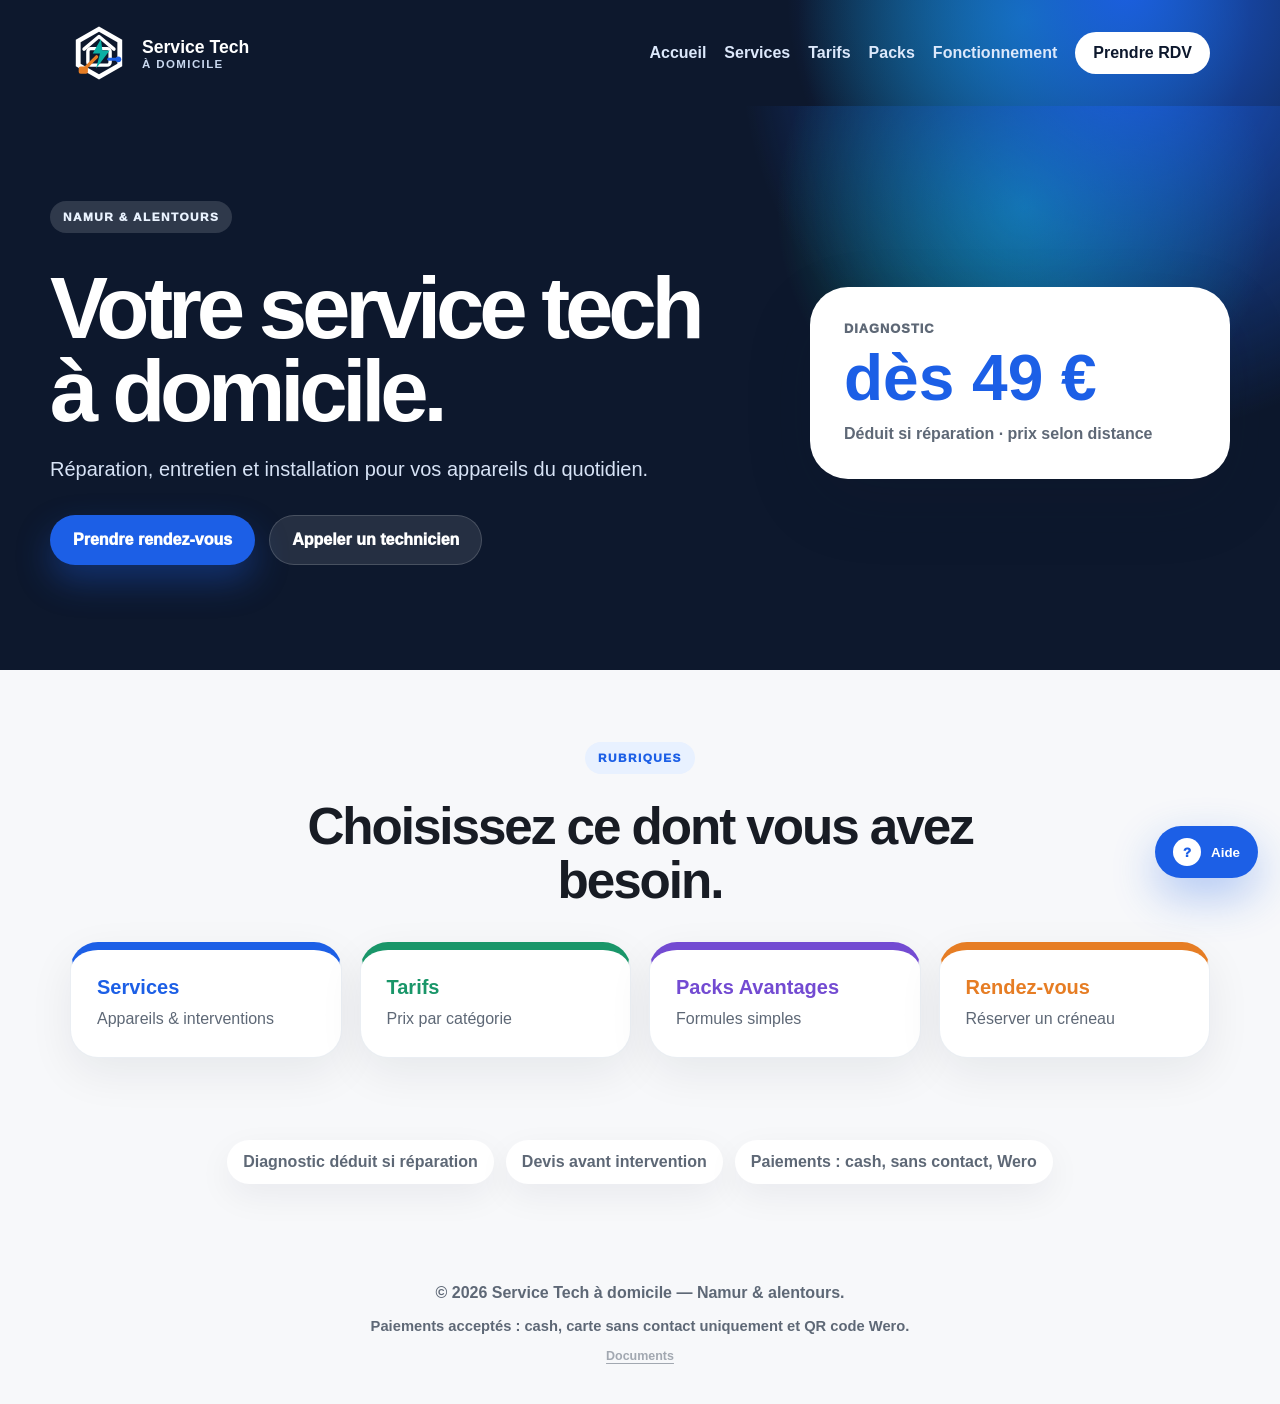
<file: index.html>
<!doctype html><html lang="fr"><head><meta charset="utf-8"/><meta name="viewport" content="width=device-width,initial-scale=1"/><title>Service Tech à domicile — Namur</title><link rel="stylesheet" href="styles.css"/></head><body>
<header class="topbar"><nav class="nav"><a class="brand" href="index.html"><span class="logo" aria-hidden="true"><svg viewBox="0 0 120 120"><polygon points="60,5 108,32.5 108,87.5 60,115 12,87.5 12,32.5" fill="#fff"/><polygon points="60,16 98,38 98,82 60,104 22,82 22,38" fill="#0d182d"/><path d="M29 52 L60 26 L91 52" fill="none" stroke="#fff" stroke-width="7" stroke-linecap="round" stroke-linejoin="round"/><rect x="37" y="51" width="46" height="34" rx="6" fill="none" stroke="#fff" stroke-width="7"/><path d="M64 31 L47 61 H62 L54 92 L82 55 H67 Z" fill="#0aafa5"/><path d="M28 95 L55 68" stroke="#e67d24" stroke-width="7" stroke-linecap="round"/><rect x="18" y="88" width="19" height="15" rx="4" fill="#e67d24"/><path d="M80 73 H96" stroke="#1c5fe6" stroke-width="6" stroke-linecap="round"/><circle cx="100" cy="73" r="6" fill="#1c5fe6"/></svg></span><span><strong>Service Tech</strong><small>à domicile</small></span></a><button class="nav-toggle" aria-expanded="false" aria-label="Ouvrir le menu">☰</button><div class="nav-links"><a href="index.html">Accueil</a><a href="services.html">Services</a><a href="tarifs.html">Tarifs</a><a href="packs.html">Packs</a><a href="fonctionnement.html">Fonctionnement</a><a href="rdv.html" class="nav-cta">Prendre RDV</a></div></nav></header>
<main>

<section class="hero home-hero-clean">
  <div class="hero-content">
    <p class="eyebrow">Namur & alentours</p>
    <h1>Votre service tech à domicile.</h1>
    <p class="hero-text">Réparation, entretien et installation pour vos appareils du quotidien.</p>
    <div class="hero-actions">
      <a class="btn primary" href="rdv.html">Prendre rendez-vous</a>
      <a class="btn secondary" href="tel:+32498659894">Appeler un technicien</a>
    </div>
  </div>

  <aside class="hero-card diagnostic-card">
    <span>Diagnostic</span>
    <strong>dès 49 €</strong>
    <p>Déduit si réparation · prix selon distance</p>
  </aside>
</section>

<section class="section"><div class="section-title centered"><p class="eyebrow dark">Rubriques</p><h2>Choisissez ce dont vous avez besoin.</h2></div><div class="shortcut-grid"><a class="shortcut blue" href="services.html"><strong>Services</strong><span>Appareils & interventions</span></a><a class="shortcut green" href="tarifs.html"><strong>Tarifs</strong><span>Prix par catégorie</span></a><a class="shortcut purple" href="packs.html"><strong>Packs Avantages</strong><span>Formules simples</span></a><a class="shortcut orange" href="rdv.html"><strong>Rendez-vous</strong><span>Réserver un créneau</span></a></div></section>
<section class="section small-section"><div class="info-strip"><span>Diagnostic déduit si réparation</span><span>Devis avant intervention</span><span>Paiements : cash, sans contact, Wero</span></div></section></main>

<div class="chatbot" aria-live="polite">
<button class="chatbot-toggle" aria-expanded="false" aria-label="Ouvrir l’assistant"><span>?</span><strong>Aide</strong></button>
<section class="chatbot-panel" aria-label="Assistant du site">
<div class="chatbot-header"><div><strong>Assistant Service Tech</strong><span>Je vous aide à choisir le bon service</span></div><button class="chatbot-close" aria-label="Fermer l’assistant">×</button></div>
<div class="chatbot-messages" id="chatbotMessages"><div class="bot-message">Bonjour 👋 Quel est votre besoin ?</div></div>
<div class="chatbot-quick">
<button data-answer="rdv">Prendre rendez-vous</button><button data-answer="electro">Électroménager</button><button data-answer="tv">TV / console</button><button data-answer="pc">PC / antivirus</button><button data-answer="mobile">Téléphone / tablette</button><button data-answer="wifi">Wi‑Fi / câbles</button><button data-answer="tarifs">Tarifs</button><button data-answer="paiement">Paiements</button>
</div>
<form class="chatbot-form"><input type="text" id="chatbotInput" placeholder="Écrivez votre question..." autocomplete="off" /><button type="submit">Envoyer</button></form>
</section></div>
<footer><p>© <span id="year"></span> Service Tech à domicile — Namur & alentours.</p><p class="footer-payment">Paiements acceptés : cash, carte sans contact uniquement et QR code Wero.</p><p class="footer-documents"><a href="documents.html">Documents</a></p></footer><script src="script.js"></script></body></html>
</file>
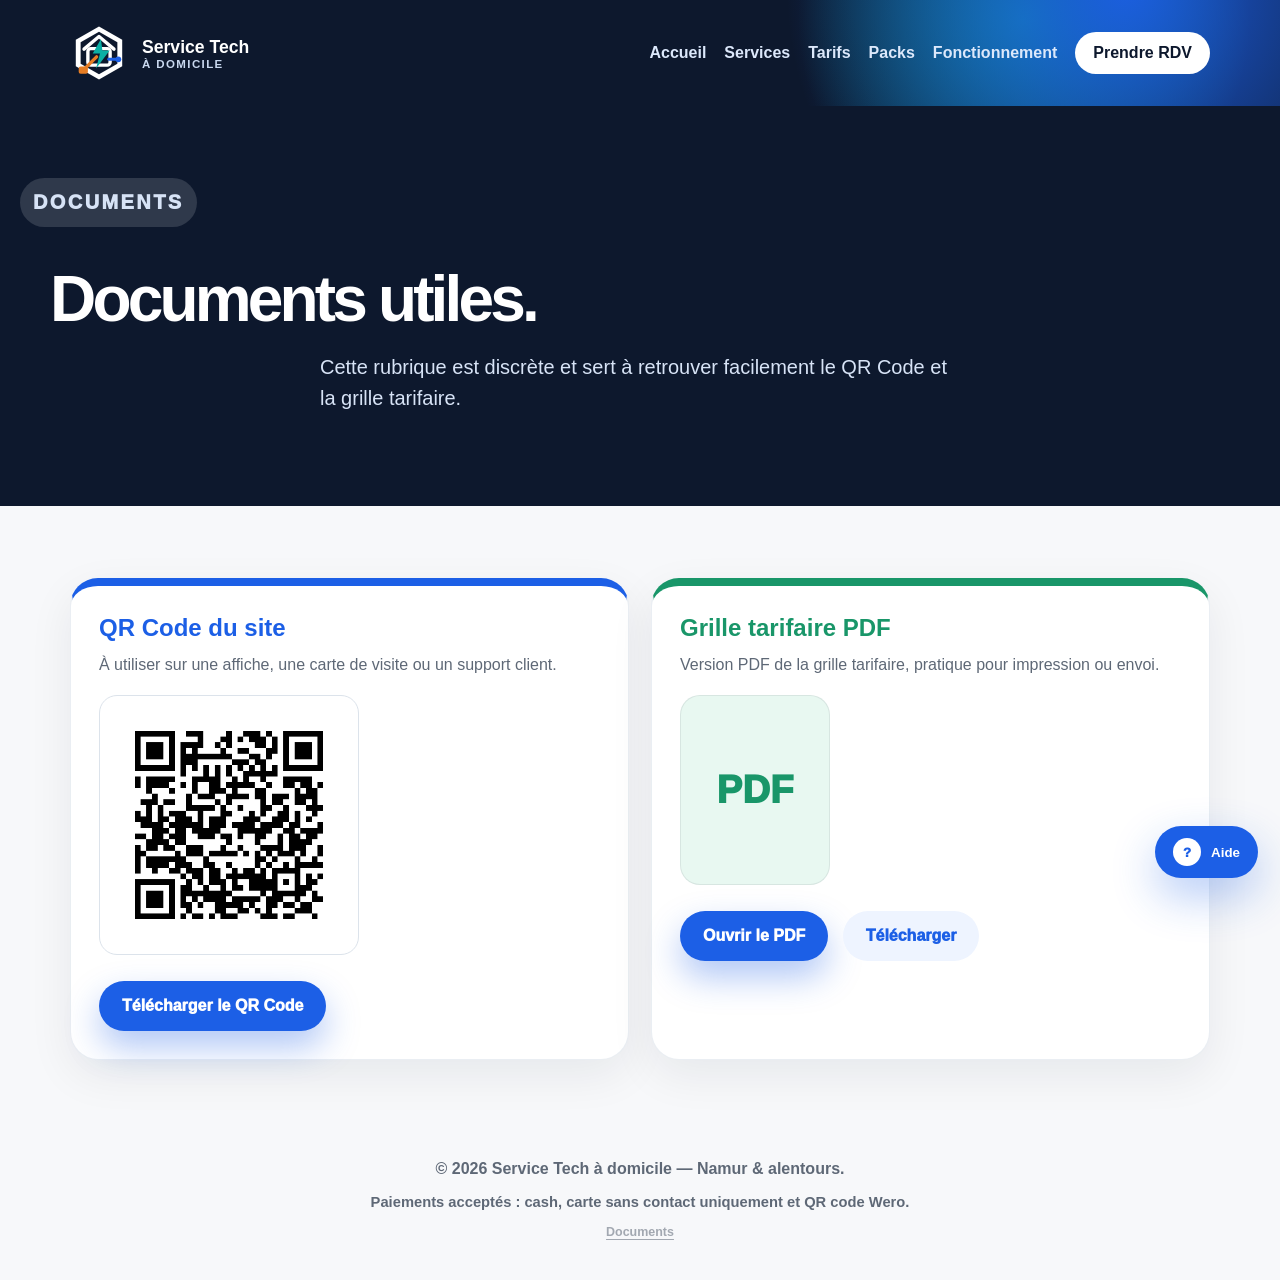
<file: documents.html>
<!doctype html><html lang="fr"><head><meta charset="utf-8"/><meta name="viewport" content="width=device-width,initial-scale=1"/><title>Documents — Service Tech à domicile</title><link rel="stylesheet" href="styles.css"/></head><body>
<header class="topbar"><nav class="nav"><a class="brand" href="index.html"><span class="logo" aria-hidden="true"><svg viewBox="0 0 120 120"><polygon points="60,5 108,32.5 108,87.5 60,115 12,87.5 12,32.5" fill="#fff"/><polygon points="60,16 98,38 98,82 60,104 22,82 22,38" fill="#0d182d"/><path d="M29 52 L60 26 L91 52" fill="none" stroke="#fff" stroke-width="7" stroke-linecap="round" stroke-linejoin="round"/><rect x="37" y="51" width="46" height="34" rx="6" fill="none" stroke="#fff" stroke-width="7"/><path d="M64 31 L47 61 H62 L54 92 L82 55 H67 Z" fill="#0aafa5"/><path d="M28 95 L55 68" stroke="#e67d24" stroke-width="7" stroke-linecap="round"/><rect x="18" y="88" width="19" height="15" rx="4" fill="#e67d24"/><path d="M80 73 H96" stroke="#1c5fe6" stroke-width="6" stroke-linecap="round"/><circle cx="100" cy="73" r="6" fill="#1c5fe6"/></svg></span><span><strong>Service Tech</strong><small>à domicile</small></span></a><button class="nav-toggle" aria-expanded="false" aria-label="Ouvrir le menu">☰</button><div class="nav-links"><a href="index.html">Accueil</a><a href="services.html">Services</a><a href="tarifs.html">Tarifs</a><a href="packs.html">Packs</a><a href="fonctionnement.html">Fonctionnement</a><a href="rdv.html" class="nav-cta">Prendre RDV</a></div></nav></header>
<main>
<section class="page-hero discreet-hero"><p class="eyebrow">Documents</p><h1>Documents utiles.</h1><p>Cette rubrique est discrète et sert à retrouver facilement le QR Code et la grille tarifaire.</p></section>
<section class="section">
  <div class="document-grid">
    <article class="document-card blue">
      <h2>QR Code du site</h2>
      <p>À utiliser sur une affiche, une carte de visite ou un support client.</p>
      <img class="qr-preview" src="assets/qr_service_tech_site.png" alt="QR Code du site Service Tech" />
      <a class="btn primary" href="assets/qr_service_tech_site.png" download>Télécharger le QR Code</a>
    </article>
    <article class="document-card green">
      <h2>Grille tarifaire PDF</h2>
      <p>Version PDF de la grille tarifaire, pratique pour impression ou envoi.</p>
      <div class="pdf-icon">PDF</div>
      <a class="btn primary" href="assets/grille_tarifaire_service_tech.pdf" target="_blank" rel="noopener">Ouvrir le PDF</a>
      <a class="btn ghost" href="assets/grille_tarifaire_service_tech.pdf" download>Télécharger</a>
    </article>
  </div>
</section>
</main>

<div class="chatbot" aria-live="polite">
<button class="chatbot-toggle" aria-expanded="false" aria-label="Ouvrir l’assistant"><span>?</span><strong>Aide</strong></button>
<section class="chatbot-panel" aria-label="Assistant du site">
<div class="chatbot-header"><div><strong>Assistant Service Tech</strong><span>Je vous aide à choisir le bon service</span></div><button class="chatbot-close" aria-label="Fermer l’assistant">×</button></div>
<div class="chatbot-messages" id="chatbotMessages"><div class="bot-message">Bonjour 👋 Quel est votre besoin ?</div></div>
<div class="chatbot-quick">
<button data-answer="rdv">Prendre rendez-vous</button><button data-answer="electro">Électroménager</button><button data-answer="tv">TV / console</button><button data-answer="pc">PC / antivirus</button><button data-answer="mobile">Téléphone / tablette</button><button data-answer="wifi">Wi‑Fi / câbles</button><button data-answer="tarifs">Tarifs</button><button data-answer="paiement">Paiements</button>
</div>
<form class="chatbot-form"><input type="text" id="chatbotInput" placeholder="Écrivez votre question..." autocomplete="off" /><button type="submit">Envoyer</button></form>
</section></div>
<footer><p>© <span id="year"></span> Service Tech à domicile — Namur & alentours.</p><p class="footer-payment">Paiements acceptés : cash, carte sans contact uniquement et QR code Wero.</p><p class="footer-documents"><a href="documents.html">Documents</a></p></footer><script src="script.js"></script></body></html>
</file>
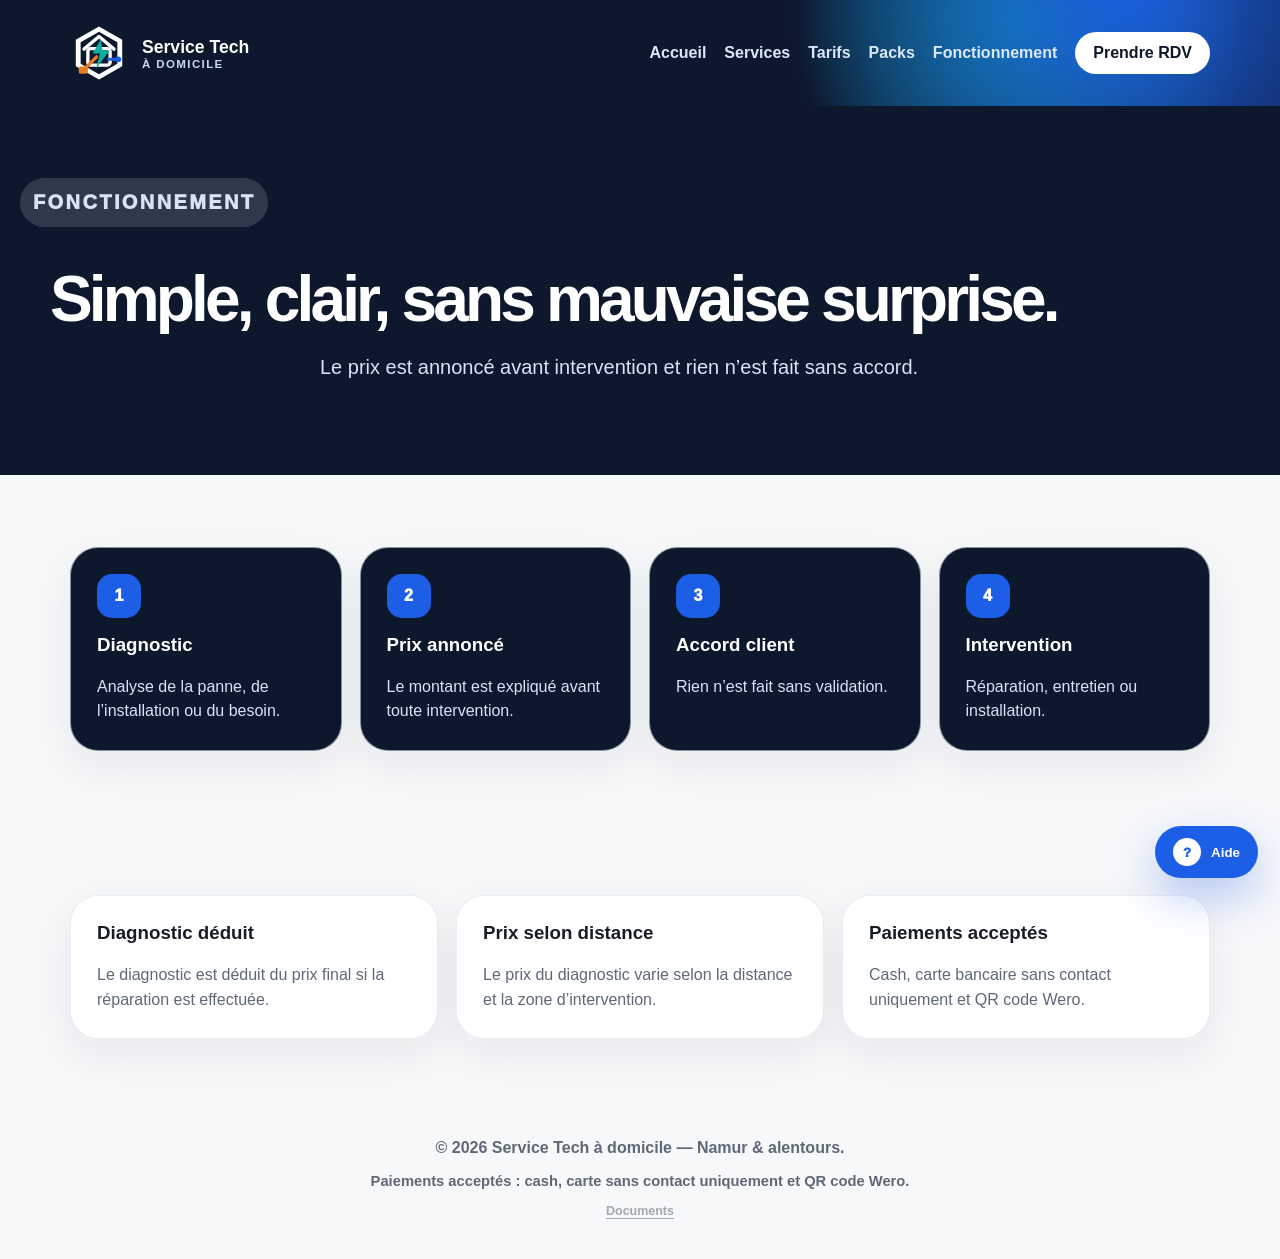
<file: fonctionnement.html>
<!doctype html><html lang="fr"><head><meta charset="utf-8"/><meta name="viewport" content="width=device-width,initial-scale=1"/><title>Fonctionnement — Service Tech</title><link rel="stylesheet" href="styles.css"/></head><body>
<header class="topbar"><nav class="nav"><a class="brand" href="index.html"><span class="logo" aria-hidden="true"><svg viewBox="0 0 120 120"><polygon points="60,5 108,32.5 108,87.5 60,115 12,87.5 12,32.5" fill="#fff"/><polygon points="60,16 98,38 98,82 60,104 22,82 22,38" fill="#0d182d"/><path d="M29 52 L60 26 L91 52" fill="none" stroke="#fff" stroke-width="7" stroke-linecap="round" stroke-linejoin="round"/><rect x="37" y="51" width="46" height="34" rx="6" fill="none" stroke="#fff" stroke-width="7"/><path d="M64 31 L47 61 H62 L54 92 L82 55 H67 Z" fill="#0aafa5"/><path d="M28 95 L55 68" stroke="#e67d24" stroke-width="7" stroke-linecap="round"/><rect x="18" y="88" width="19" height="15" rx="4" fill="#e67d24"/><path d="M80 73 H96" stroke="#1c5fe6" stroke-width="6" stroke-linecap="round"/><circle cx="100" cy="73" r="6" fill="#1c5fe6"/></svg></span><span><strong>Service Tech</strong><small>à domicile</small></span></a><button class="nav-toggle" aria-expanded="false" aria-label="Ouvrir le menu">☰</button><div class="nav-links"><a href="index.html">Accueil</a><a href="services.html">Services</a><a href="tarifs.html">Tarifs</a><a href="packs.html">Packs</a><a href="fonctionnement.html">Fonctionnement</a><a href="rdv.html" class="nav-cta">Prendre RDV</a></div></nav></header>
<main><section class="page-hero"><p class="eyebrow">Fonctionnement</p><h1>Simple, clair, sans mauvaise surprise.</h1><p>Le prix est annoncé avant intervention et rien n’est fait sans accord.</p></section><section class="section"><div class="steps"><article><span>1</span><h3>Diagnostic</h3><p>Analyse de la panne, de l’installation ou du besoin.</p></article><article><span>2</span><h3>Prix annoncé</h3><p>Le montant est expliqué avant toute intervention.</p></article><article><span>3</span><h3>Accord client</h3><p>Rien n’est fait sans validation.</p></article><article><span>4</span><h3>Intervention</h3><p>Réparation, entretien ou installation.</p></article></div></section><section class="section"><div class="info-list"><article><h3>Diagnostic déduit</h3><p>Le diagnostic est déduit du prix final si la réparation est effectuée.</p></article><article><h3>Prix selon distance</h3><p>Le prix du diagnostic varie selon la distance et la zone d’intervention.</p></article><article><h3>Paiements acceptés</h3><p>Cash, carte bancaire sans contact uniquement et QR code Wero.</p></article></div></section></main>

<div class="chatbot" aria-live="polite">
<button class="chatbot-toggle" aria-expanded="false" aria-label="Ouvrir l’assistant"><span>?</span><strong>Aide</strong></button>
<section class="chatbot-panel" aria-label="Assistant du site">
<div class="chatbot-header"><div><strong>Assistant Service Tech</strong><span>Je vous aide à choisir le bon service</span></div><button class="chatbot-close" aria-label="Fermer l’assistant">×</button></div>
<div class="chatbot-messages" id="chatbotMessages"><div class="bot-message">Bonjour 👋 Quel est votre besoin ?</div></div>
<div class="chatbot-quick">
<button data-answer="rdv">Prendre rendez-vous</button><button data-answer="electro">Électroménager</button><button data-answer="tv">TV / console</button><button data-answer="pc">PC / antivirus</button><button data-answer="mobile">Téléphone / tablette</button><button data-answer="wifi">Wi‑Fi / câbles</button><button data-answer="tarifs">Tarifs</button><button data-answer="paiement">Paiements</button>
</div>
<form class="chatbot-form"><input type="text" id="chatbotInput" placeholder="Écrivez votre question..." autocomplete="off" /><button type="submit">Envoyer</button></form>
</section></div>
<footer><p>© <span id="year"></span> Service Tech à domicile — Namur & alentours.</p><p class="footer-payment">Paiements acceptés : cash, carte sans contact uniquement et QR code Wero.</p><p class="footer-documents"><a href="documents.html">Documents</a></p></footer><script src="script.js"></script></body></html>
</file>
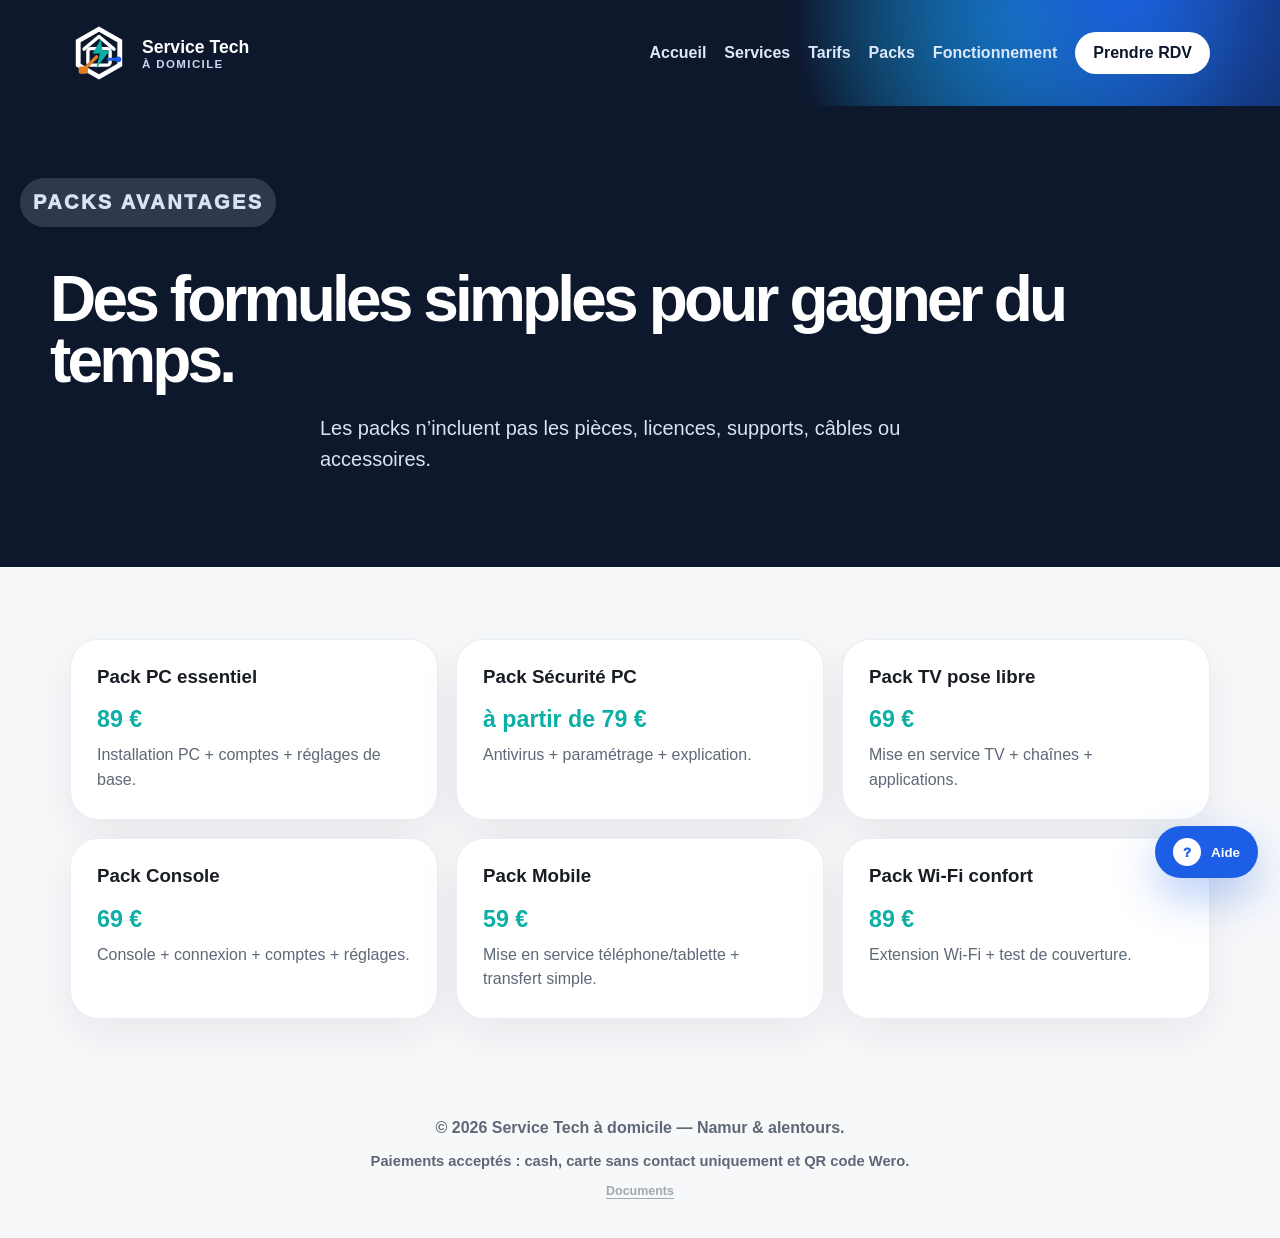
<file: packs.html>
<!doctype html><html lang="fr"><head><meta charset="utf-8"/><meta name="viewport" content="width=device-width,initial-scale=1"/><title>Packs Avantages — Service Tech</title><link rel="stylesheet" href="styles.css"/></head><body>
<header class="topbar"><nav class="nav"><a class="brand" href="index.html"><span class="logo" aria-hidden="true"><svg viewBox="0 0 120 120"><polygon points="60,5 108,32.5 108,87.5 60,115 12,87.5 12,32.5" fill="#fff"/><polygon points="60,16 98,38 98,82 60,104 22,82 22,38" fill="#0d182d"/><path d="M29 52 L60 26 L91 52" fill="none" stroke="#fff" stroke-width="7" stroke-linecap="round" stroke-linejoin="round"/><rect x="37" y="51" width="46" height="34" rx="6" fill="none" stroke="#fff" stroke-width="7"/><path d="M64 31 L47 61 H62 L54 92 L82 55 H67 Z" fill="#0aafa5"/><path d="M28 95 L55 68" stroke="#e67d24" stroke-width="7" stroke-linecap="round"/><rect x="18" y="88" width="19" height="15" rx="4" fill="#e67d24"/><path d="M80 73 H96" stroke="#1c5fe6" stroke-width="6" stroke-linecap="round"/><circle cx="100" cy="73" r="6" fill="#1c5fe6"/></svg></span><span><strong>Service Tech</strong><small>à domicile</small></span></a><button class="nav-toggle" aria-expanded="false" aria-label="Ouvrir le menu">☰</button><div class="nav-links"><a href="index.html">Accueil</a><a href="services.html">Services</a><a href="tarifs.html">Tarifs</a><a href="packs.html">Packs</a><a href="fonctionnement.html">Fonctionnement</a><a href="rdv.html" class="nav-cta">Prendre RDV</a></div></nav></header>
<main><section class="page-hero"><p class="eyebrow">Packs Avantages</p><h1>Des formules simples pour gagner du temps.</h1><p>Les packs n’incluent pas les pièces, licences, supports, câbles ou accessoires.</p></section><section class="section"><div class="pack-grid"><article><h3>Pack PC essentiel</h3><strong>89 €</strong><p>Installation PC + comptes + réglages de base.</p></article><article><h3>Pack Sécurité PC</h3><strong>à partir de 79 €</strong><p>Antivirus + paramétrage + explication.</p></article><article><h3>Pack TV pose libre</h3><strong>69 €</strong><p>Mise en service TV + chaînes + applications.</p></article><article><h3>Pack Console</h3><strong>69 €</strong><p>Console + connexion + comptes + réglages.</p></article><article><h3>Pack Mobile</h3><strong>59 €</strong><p>Mise en service téléphone/tablette + transfert simple.</p></article><article><h3>Pack Wi‑Fi confort</h3><strong>89 €</strong><p>Extension Wi‑Fi + test de couverture.</p></article></div></section></main>

<div class="chatbot" aria-live="polite">
<button class="chatbot-toggle" aria-expanded="false" aria-label="Ouvrir l’assistant"><span>?</span><strong>Aide</strong></button>
<section class="chatbot-panel" aria-label="Assistant du site">
<div class="chatbot-header"><div><strong>Assistant Service Tech</strong><span>Je vous aide à choisir le bon service</span></div><button class="chatbot-close" aria-label="Fermer l’assistant">×</button></div>
<div class="chatbot-messages" id="chatbotMessages"><div class="bot-message">Bonjour 👋 Quel est votre besoin ?</div></div>
<div class="chatbot-quick">
<button data-answer="rdv">Prendre rendez-vous</button><button data-answer="electro">Électroménager</button><button data-answer="tv">TV / console</button><button data-answer="pc">PC / antivirus</button><button data-answer="mobile">Téléphone / tablette</button><button data-answer="wifi">Wi‑Fi / câbles</button><button data-answer="tarifs">Tarifs</button><button data-answer="paiement">Paiements</button>
</div>
<form class="chatbot-form"><input type="text" id="chatbotInput" placeholder="Écrivez votre question..." autocomplete="off" /><button type="submit">Envoyer</button></form>
</section></div>
<footer><p>© <span id="year"></span> Service Tech à domicile — Namur & alentours.</p><p class="footer-payment">Paiements acceptés : cash, carte sans contact uniquement et QR code Wero.</p><p class="footer-documents"><a href="documents.html">Documents</a></p></footer><script src="script.js"></script></body></html>
</file>
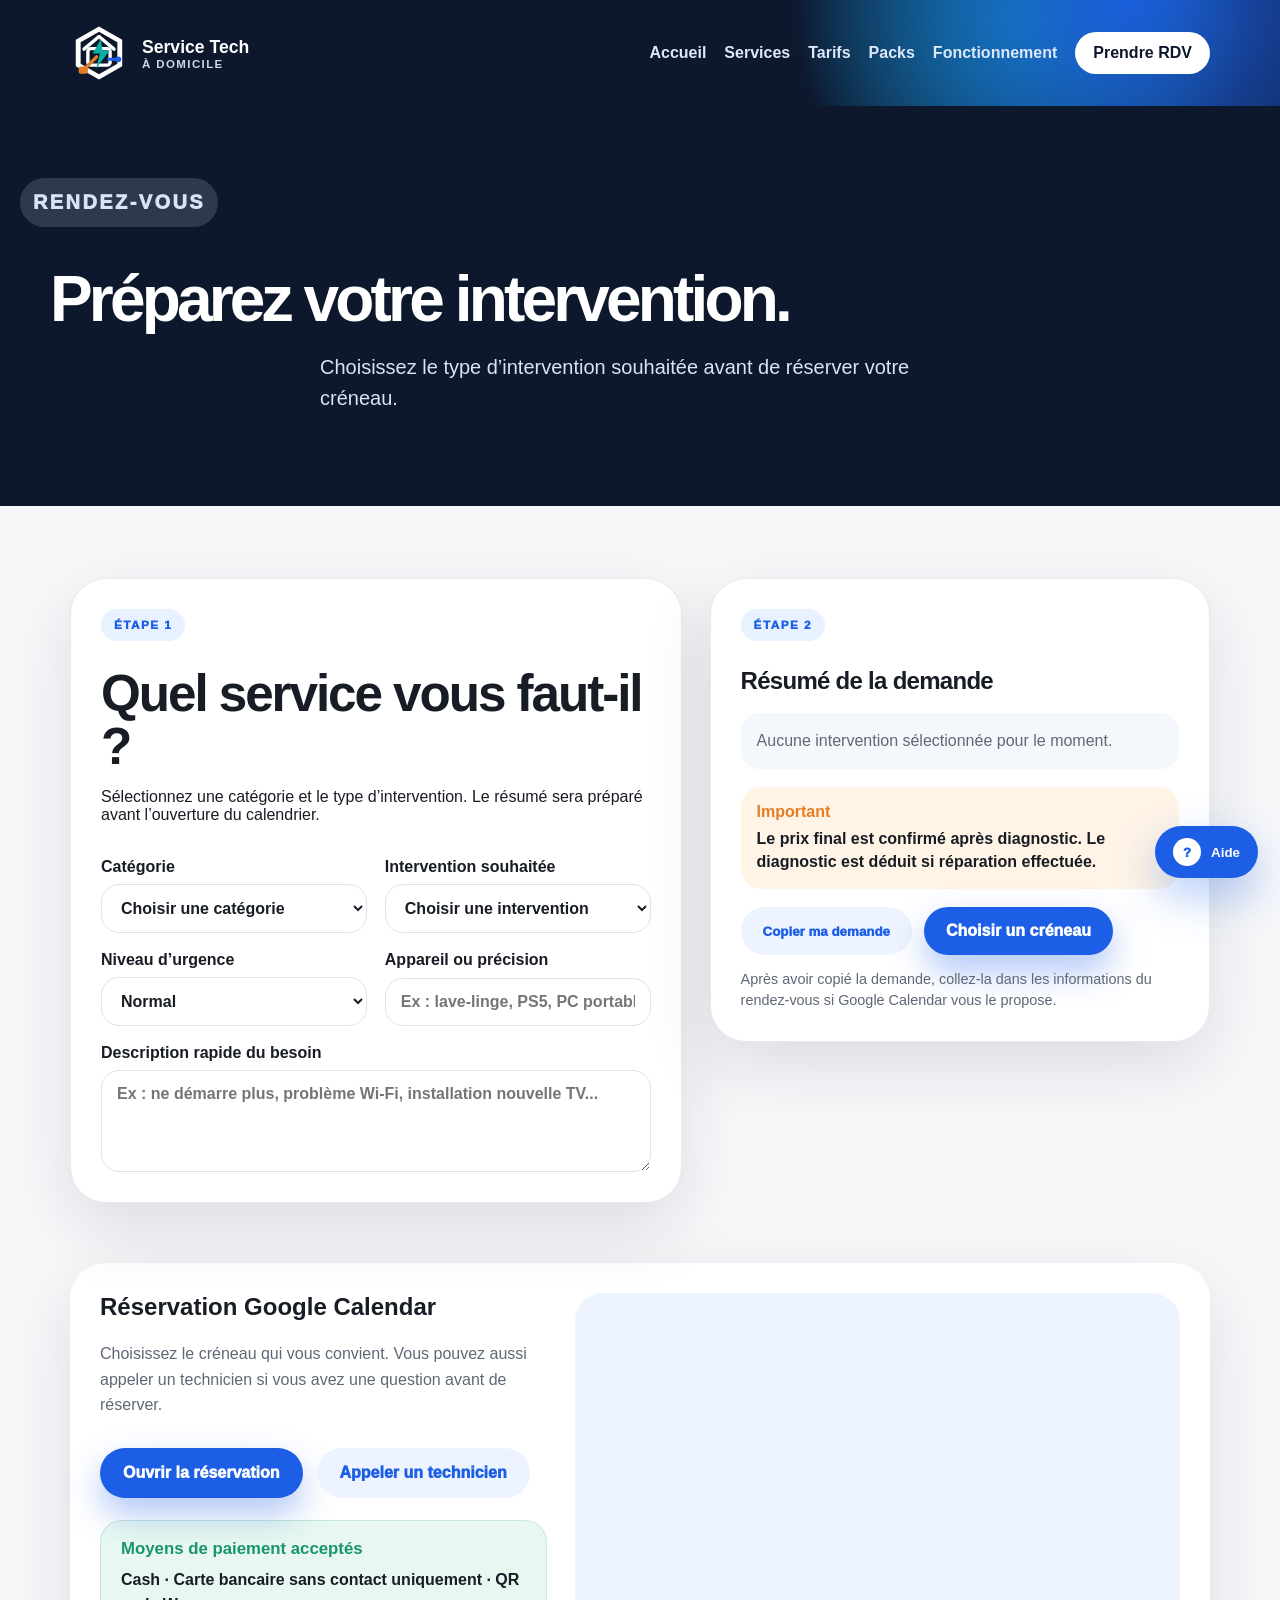
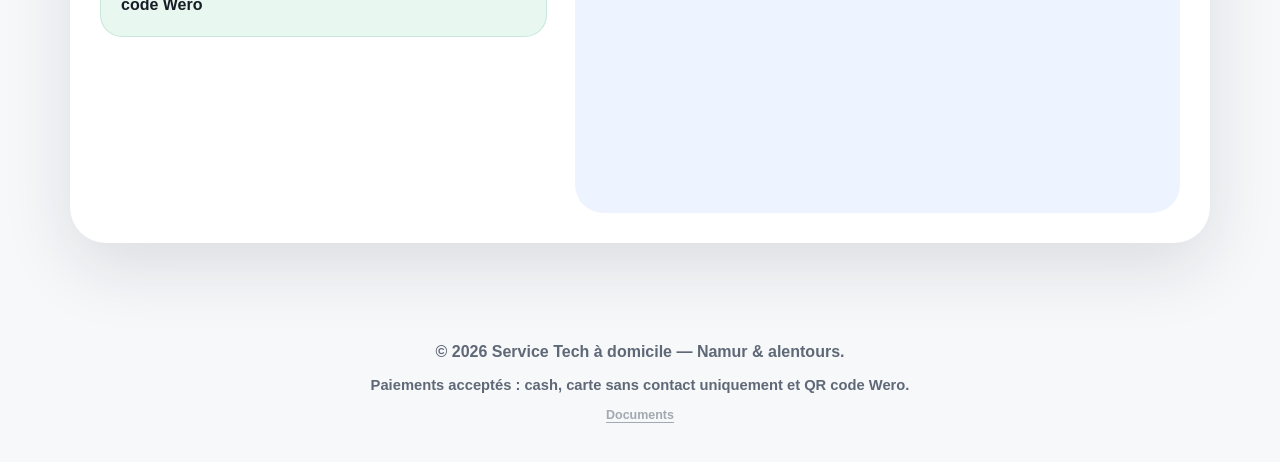
<file: rdv.html>
<!doctype html><html lang="fr"><head><meta charset="utf-8"/><meta name="viewport" content="width=device-width,initial-scale=1"/><title>Prendre rendez-vous — Service Tech</title><link rel="stylesheet" href="styles.css"/></head><body>
<header class="topbar"><nav class="nav"><a class="brand" href="index.html"><span class="logo" aria-hidden="true"><svg viewBox="0 0 120 120"><polygon points="60,5 108,32.5 108,87.5 60,115 12,87.5 12,32.5" fill="#fff"/><polygon points="60,16 98,38 98,82 60,104 22,82 22,38" fill="#0d182d"/><path d="M29 52 L60 26 L91 52" fill="none" stroke="#fff" stroke-width="7" stroke-linecap="round" stroke-linejoin="round"/><rect x="37" y="51" width="46" height="34" rx="6" fill="none" stroke="#fff" stroke-width="7"/><path d="M64 31 L47 61 H62 L54 92 L82 55 H67 Z" fill="#0aafa5"/><path d="M28 95 L55 68" stroke="#e67d24" stroke-width="7" stroke-linecap="round"/><rect x="18" y="88" width="19" height="15" rx="4" fill="#e67d24"/><path d="M80 73 H96" stroke="#1c5fe6" stroke-width="6" stroke-linecap="round"/><circle cx="100" cy="73" r="6" fill="#1c5fe6"/></svg></span><span><strong>Service Tech</strong><small>à domicile</small></span></a><button class="nav-toggle" aria-expanded="false" aria-label="Ouvrir le menu">☰</button><div class="nav-links"><a href="index.html">Accueil</a><a href="services.html">Services</a><a href="tarifs.html">Tarifs</a><a href="packs.html">Packs</a><a href="fonctionnement.html">Fonctionnement</a><a href="rdv.html" class="nav-cta">Prendre RDV</a></div></nav></header>
<main>
  <section class="page-hero"><p class="eyebrow">Rendez-vous</p><h1>Préparez votre intervention.</h1><p>Choisissez le type d’intervention souhaitée avant de réserver votre créneau.</p></section>
  <section class="section rdv-flow"><div class="rdv-layout">
    <div class="intervention-selector"><div class="section-title"><p class="eyebrow dark">Étape 1</p><h2>Quel service vous faut-il ?</h2><p>Sélectionnez une catégorie et le type d’intervention. Le résumé sera préparé avant l’ouverture du calendrier.</p></div>
      <div class="form-grid">
        <label>Catégorie<select id="serviceCategory"><option value="">Choisir une catégorie</option><option>Gros électroménager</option><option>Petit électroménager</option><option>TV & multimédia</option><option>Consoles de jeux</option><option>Ordinateur</option><option>Antivirus</option><option>Téléphone & tablette</option><option>Wi‑Fi & réseau</option><option>Câbles & rangement</option></select></label>
        <label>Intervention souhaitée<select id="serviceType"><option value="">Choisir une intervention</option></select></label>
        <label>Niveau d’urgence<select id="serviceUrgency"><option>Normal</option><option>Urgent</option><option>Soir / week-end</option></select></label>
        <label>Appareil ou précision<input id="serviceDevice" type="text" placeholder="Ex : lave-linge, PS5, PC portable..." /></label>
        <label class="full">Description rapide du besoin<textarea id="serviceNotes" rows="4" placeholder="Ex : ne démarre plus, problème Wi‑Fi, installation nouvelle TV..."></textarea></label>
      </div></div>
    <aside class="cart-card"><p class="eyebrow dark">Étape 2</p><h2>Résumé de la demande</h2><div class="cart-summary" id="cartSummary"><p class="empty-cart">Aucune intervention sélectionnée pour le moment.</p></div><div class="cart-note"><strong>Important</strong><p>Le prix final est confirmé après diagnostic. Le diagnostic est déduit si réparation effectuée.</p></div><div class="cart-actions"><button class="btn ghost" id="copyRequest" type="button">Copier ma demande</button><a class="btn primary" href="https://calendar.app.google/bWRd6SaJ76K9wb149" target="_blank" rel="noopener">Choisir un créneau</a></div><p class="small-help">Après avoir copié la demande, collez-la dans les informations du rendez-vous si Google Calendar vous le propose.</p></aside>
  </div></section>
  <section class="section booking-calendar"><div class="booking-card"><div><h2>Réservation Google Calendar</h2><p>Choisissez le créneau qui vous convient. Vous pouvez aussi appeler un technicien si vous avez une question avant de réserver.</p><div class="hero-actions"><a class="btn primary" href="https://calendar.app.google/bWRd6SaJ76K9wb149" target="_blank" rel="noopener">Ouvrir la réservation</a><a class="btn ghost" href="tel:+32498659894">Appeler un technicien</a></div><div class="payment-box"><h3>Moyens de paiement acceptés</h3><p>Cash · Carte bancaire sans contact uniquement · QR code Wero</p></div></div><div class="booking-embed"><iframe title="Réservation Google Calendar" src="https://calendar.app.google/bWRd6SaJ76K9wb149"></iframe></div></div></section>
</main>

<div class="chatbot" aria-live="polite">
<button class="chatbot-toggle" aria-expanded="false" aria-label="Ouvrir l’assistant"><span>?</span><strong>Aide</strong></button>
<section class="chatbot-panel" aria-label="Assistant du site">
<div class="chatbot-header"><div><strong>Assistant Service Tech</strong><span>Je vous aide à choisir le bon service</span></div><button class="chatbot-close" aria-label="Fermer l’assistant">×</button></div>
<div class="chatbot-messages" id="chatbotMessages"><div class="bot-message">Bonjour 👋 Quel est votre besoin ?</div></div>
<div class="chatbot-quick">
<button data-answer="rdv">Prendre rendez-vous</button><button data-answer="electro">Électroménager</button><button data-answer="tv">TV / console</button><button data-answer="pc">PC / antivirus</button><button data-answer="mobile">Téléphone / tablette</button><button data-answer="wifi">Wi‑Fi / câbles</button><button data-answer="tarifs">Tarifs</button><button data-answer="paiement">Paiements</button>
</div>
<form class="chatbot-form"><input type="text" id="chatbotInput" placeholder="Écrivez votre question..." autocomplete="off" /><button type="submit">Envoyer</button></form>
</section></div>
<footer><p>© <span id="year"></span> Service Tech à domicile — Namur & alentours.</p><p class="footer-payment">Paiements acceptés : cash, carte sans contact uniquement et QR code Wero.</p><p class="footer-documents"><a href="documents.html">Documents</a></p></footer><script src="script.js"></script></body></html>
</file>
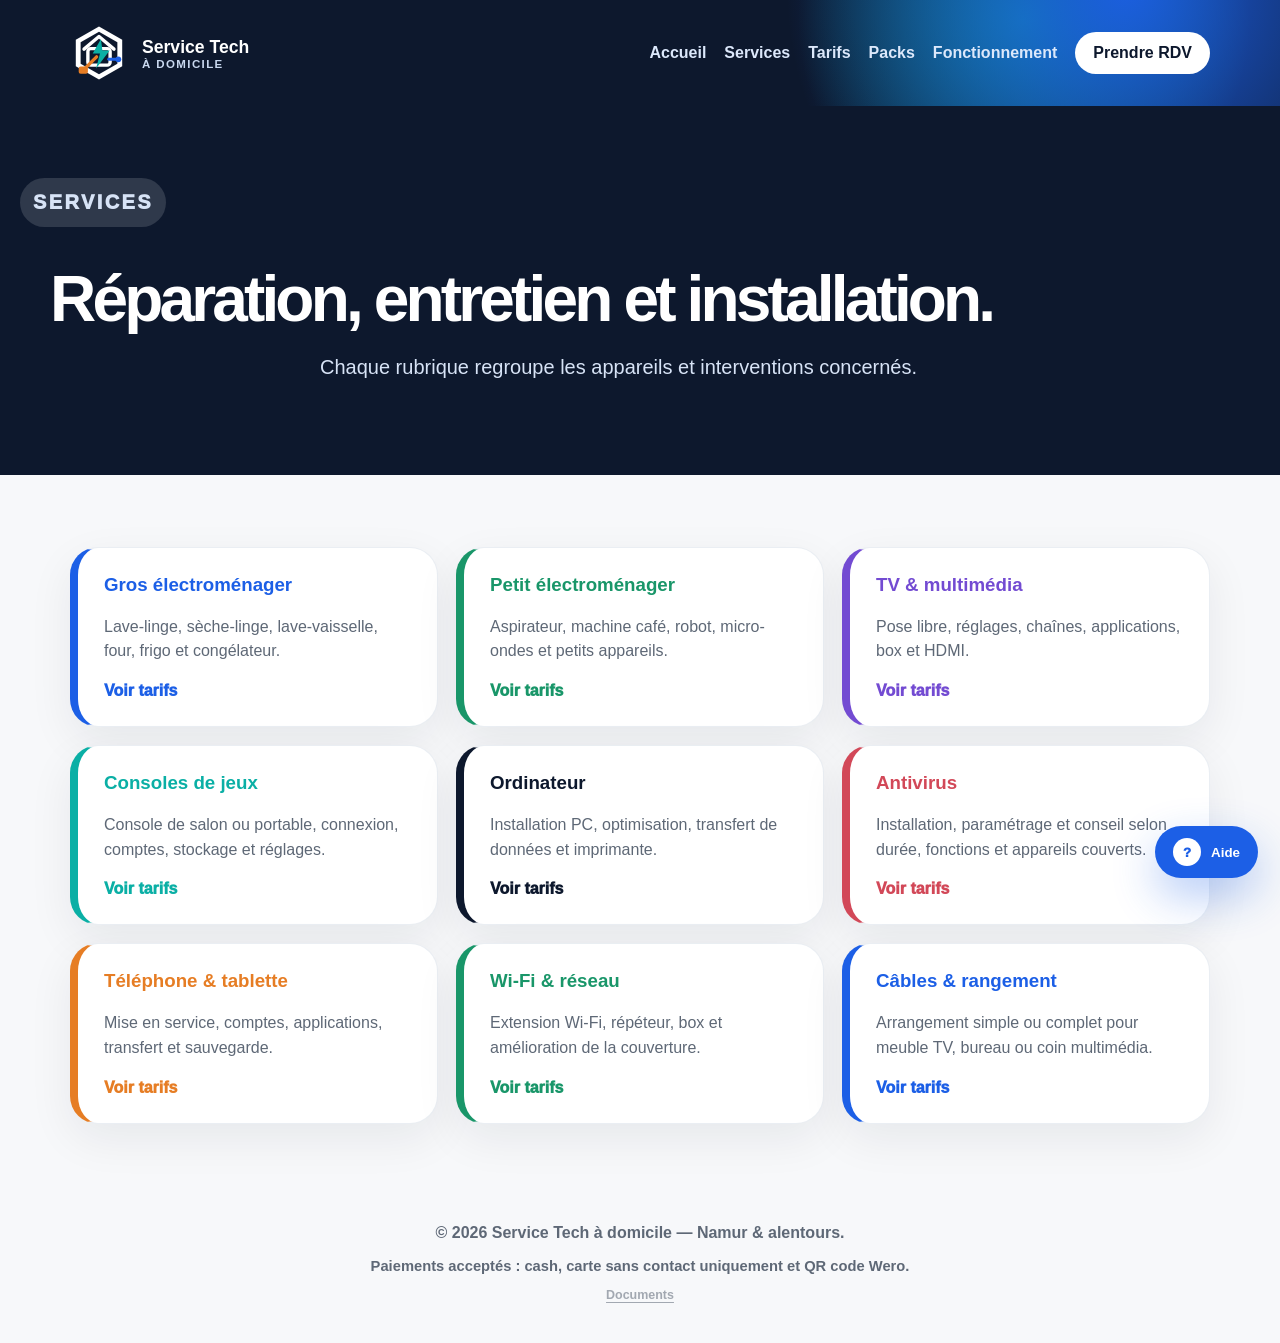
<file: services.html>
<!doctype html><html lang="fr"><head><meta charset="utf-8"/><meta name="viewport" content="width=device-width,initial-scale=1"/><title>Services — Service Tech</title><link rel="stylesheet" href="styles.css"/></head><body>
<header class="topbar"><nav class="nav"><a class="brand" href="index.html"><span class="logo" aria-hidden="true"><svg viewBox="0 0 120 120"><polygon points="60,5 108,32.5 108,87.5 60,115 12,87.5 12,32.5" fill="#fff"/><polygon points="60,16 98,38 98,82 60,104 22,82 22,38" fill="#0d182d"/><path d="M29 52 L60 26 L91 52" fill="none" stroke="#fff" stroke-width="7" stroke-linecap="round" stroke-linejoin="round"/><rect x="37" y="51" width="46" height="34" rx="6" fill="none" stroke="#fff" stroke-width="7"/><path d="M64 31 L47 61 H62 L54 92 L82 55 H67 Z" fill="#0aafa5"/><path d="M28 95 L55 68" stroke="#e67d24" stroke-width="7" stroke-linecap="round"/><rect x="18" y="88" width="19" height="15" rx="4" fill="#e67d24"/><path d="M80 73 H96" stroke="#1c5fe6" stroke-width="6" stroke-linecap="round"/><circle cx="100" cy="73" r="6" fill="#1c5fe6"/></svg></span><span><strong>Service Tech</strong><small>à domicile</small></span></a><button class="nav-toggle" aria-expanded="false" aria-label="Ouvrir le menu">☰</button><div class="nav-links"><a href="index.html">Accueil</a><a href="services.html">Services</a><a href="tarifs.html">Tarifs</a><a href="packs.html">Packs</a><a href="fonctionnement.html">Fonctionnement</a><a href="rdv.html" class="nav-cta">Prendre RDV</a></div></nav></header>
<main><section class="page-hero"><p class="eyebrow">Services</p><h1>Réparation, entretien et installation.</h1><p>Chaque rubrique regroupe les appareils et interventions concernés.</p></section><section class="section"><div class="service-grid"><article class="service-card blue"><h3>Gros électroménager</h3><p>Lave-linge, sèche-linge, lave-vaisselle, four, frigo et congélateur.</p><a href="tarifs.html">Voir tarifs</a></article><article class="service-card green"><h3>Petit électroménager</h3><p>Aspirateur, machine café, robot, micro-ondes et petits appareils.</p><a href="tarifs.html">Voir tarifs</a></article><article class="service-card purple"><h3>TV & multimédia</h3><p>Pose libre, réglages, chaînes, applications, box et HDMI.</p><a href="tarifs.html">Voir tarifs</a></article><article class="service-card teal"><h3>Consoles de jeux</h3><p>Console de salon ou portable, connexion, comptes, stockage et réglages.</p><a href="tarifs.html">Voir tarifs</a></article><article class="service-card navy"><h3>Ordinateur</h3><p>Installation PC, optimisation, transfert de données et imprimante.</p><a href="tarifs.html">Voir tarifs</a></article><article class="service-card red"><h3>Antivirus</h3><p>Installation, paramétrage et conseil selon durée, fonctions et appareils couverts.</p><a href="tarifs.html">Voir tarifs</a></article><article class="service-card orange"><h3>Téléphone & tablette</h3><p>Mise en service, comptes, applications, transfert et sauvegarde.</p><a href="tarifs.html">Voir tarifs</a></article><article class="service-card green"><h3>Wi‑Fi & réseau</h3><p>Extension Wi‑Fi, répéteur, box et amélioration de la couverture.</p><a href="tarifs.html">Voir tarifs</a></article><article class="service-card blue"><h3>Câbles & rangement</h3><p>Arrangement simple ou complet pour meuble TV, bureau ou coin multimédia.</p><a href="tarifs.html">Voir tarifs</a></article></div></section></main>

<div class="chatbot" aria-live="polite">
<button class="chatbot-toggle" aria-expanded="false" aria-label="Ouvrir l’assistant"><span>?</span><strong>Aide</strong></button>
<section class="chatbot-panel" aria-label="Assistant du site">
<div class="chatbot-header"><div><strong>Assistant Service Tech</strong><span>Je vous aide à choisir le bon service</span></div><button class="chatbot-close" aria-label="Fermer l’assistant">×</button></div>
<div class="chatbot-messages" id="chatbotMessages"><div class="bot-message">Bonjour 👋 Quel est votre besoin ?</div></div>
<div class="chatbot-quick">
<button data-answer="rdv">Prendre rendez-vous</button><button data-answer="electro">Électroménager</button><button data-answer="tv">TV / console</button><button data-answer="pc">PC / antivirus</button><button data-answer="mobile">Téléphone / tablette</button><button data-answer="wifi">Wi‑Fi / câbles</button><button data-answer="tarifs">Tarifs</button><button data-answer="paiement">Paiements</button>
</div>
<form class="chatbot-form"><input type="text" id="chatbotInput" placeholder="Écrivez votre question..." autocomplete="off" /><button type="submit">Envoyer</button></form>
</section></div>
<footer><p>© <span id="year"></span> Service Tech à domicile — Namur & alentours.</p><p class="footer-payment">Paiements acceptés : cash, carte sans contact uniquement et QR code Wero.</p><p class="footer-documents"><a href="documents.html">Documents</a></p></footer><script src="script.js"></script></body></html>
</file>
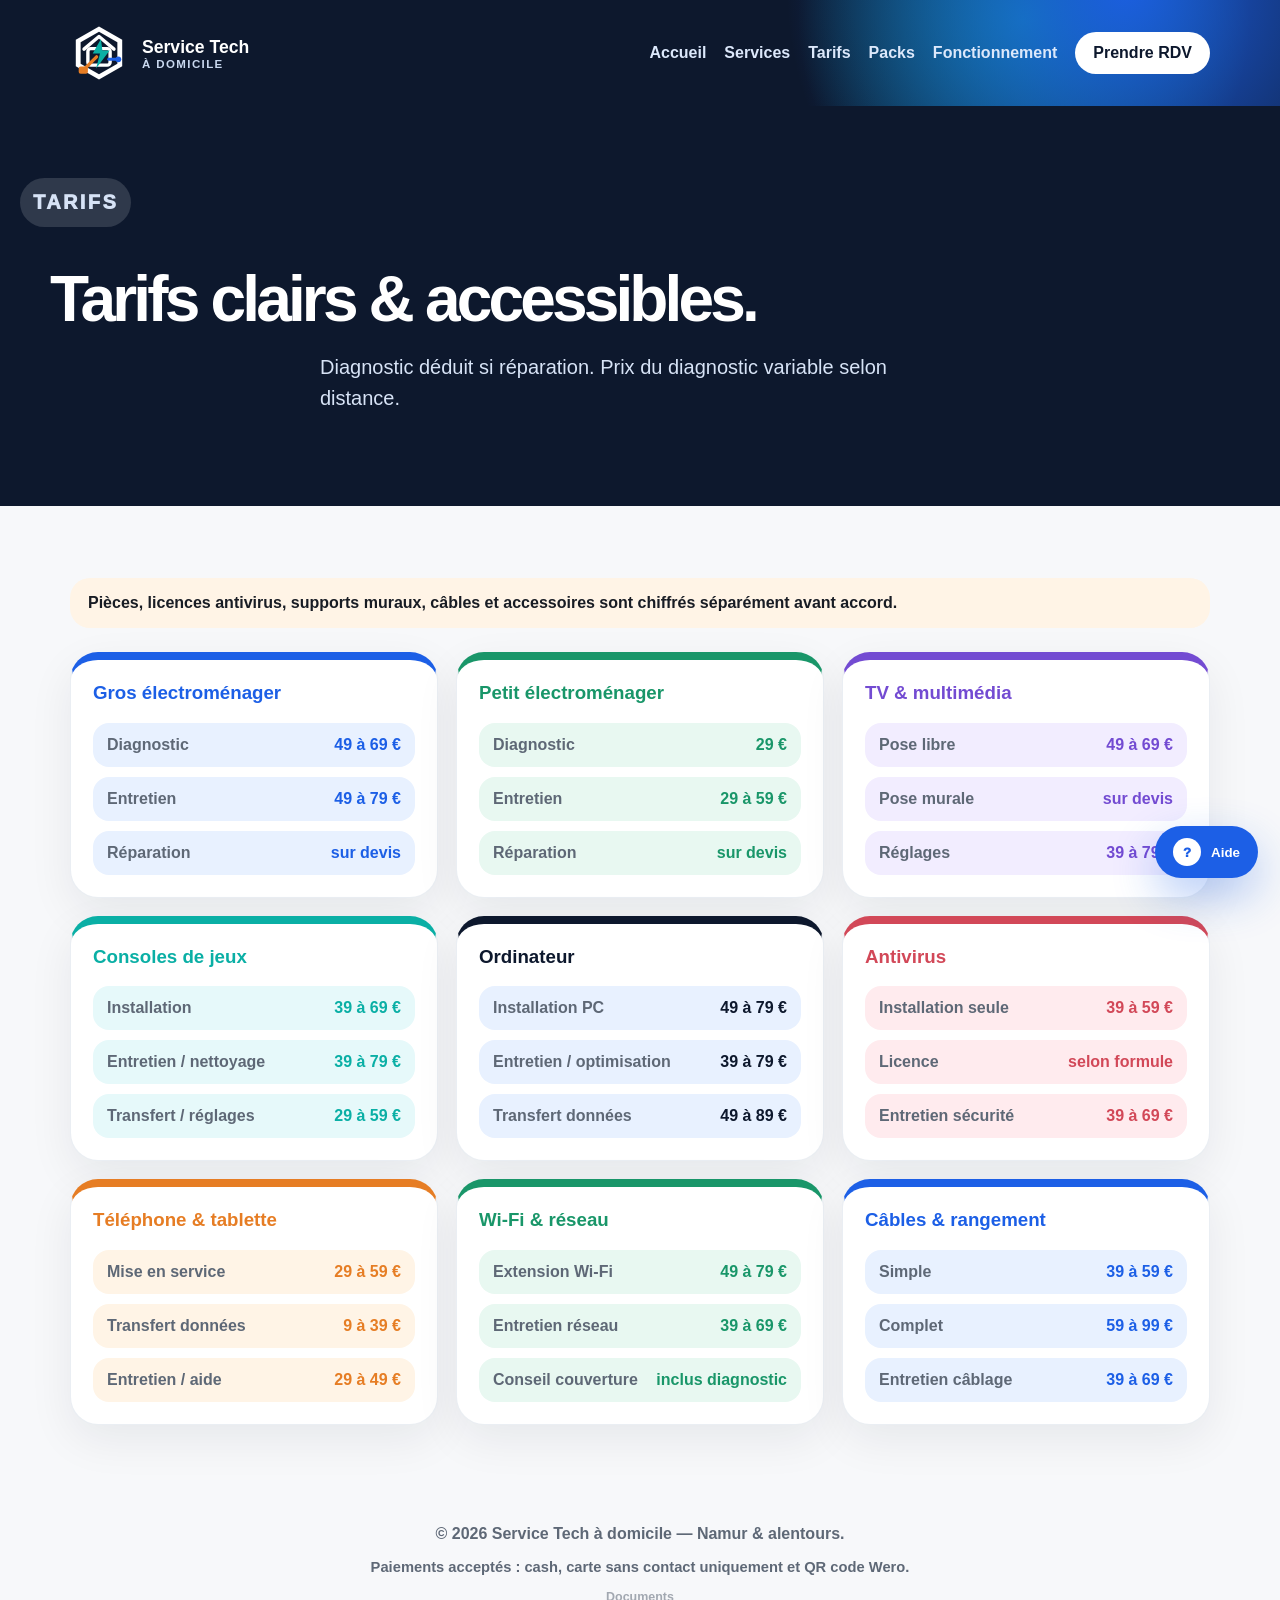
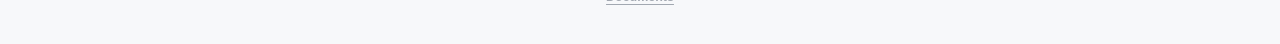
<file: tarifs.html>
<!doctype html><html lang="fr"><head><meta charset="utf-8"/><meta name="viewport" content="width=device-width,initial-scale=1"/><title>Tarifs — Service Tech</title><link rel="stylesheet" href="styles.css"/></head><body>
<header class="topbar"><nav class="nav"><a class="brand" href="index.html"><span class="logo" aria-hidden="true"><svg viewBox="0 0 120 120"><polygon points="60,5 108,32.5 108,87.5 60,115 12,87.5 12,32.5" fill="#fff"/><polygon points="60,16 98,38 98,82 60,104 22,82 22,38" fill="#0d182d"/><path d="M29 52 L60 26 L91 52" fill="none" stroke="#fff" stroke-width="7" stroke-linecap="round" stroke-linejoin="round"/><rect x="37" y="51" width="46" height="34" rx="6" fill="none" stroke="#fff" stroke-width="7"/><path d="M64 31 L47 61 H62 L54 92 L82 55 H67 Z" fill="#0aafa5"/><path d="M28 95 L55 68" stroke="#e67d24" stroke-width="7" stroke-linecap="round"/><rect x="18" y="88" width="19" height="15" rx="4" fill="#e67d24"/><path d="M80 73 H96" stroke="#1c5fe6" stroke-width="6" stroke-linecap="round"/><circle cx="100" cy="73" r="6" fill="#1c5fe6"/></svg></span><span><strong>Service Tech</strong><small>à domicile</small></span></a><button class="nav-toggle" aria-expanded="false" aria-label="Ouvrir le menu">☰</button><div class="nav-links"><a href="index.html">Accueil</a><a href="services.html">Services</a><a href="tarifs.html">Tarifs</a><a href="packs.html">Packs</a><a href="fonctionnement.html">Fonctionnement</a><a href="rdv.html" class="nav-cta">Prendre RDV</a></div></nav></header>
<main><section class="page-hero"><p class="eyebrow">Tarifs</p><h1>Tarifs clairs & accessibles.</h1><p>Diagnostic déduit si réparation. Prix du diagnostic variable selon distance.</p></section><section class="section"><div class="notice">Pièces, licences antivirus, supports muraux, câbles et accessoires sont chiffrés séparément avant accord.</div><div class="pricing-grid"><article class="price-card blue"><h3>Gros électroménager</h3><p><span>Diagnostic</span><strong>49 à 69 €</strong></p><p><span>Entretien</span><strong>49 à 79 €</strong></p><p><span>Réparation</span><strong>sur devis</strong></p></article><article class="price-card green"><h3>Petit électroménager</h3><p><span>Diagnostic</span><strong>29 €</strong></p><p><span>Entretien</span><strong>29 à 59 €</strong></p><p><span>Réparation</span><strong>sur devis</strong></p></article><article class="price-card purple"><h3>TV & multimédia</h3><p><span>Pose libre</span><strong>49 à 69 €</strong></p><p><span>Pose murale</span><strong>sur devis</strong></p><p><span>Réglages</span><strong>39 à 79 €</strong></p></article><article class="price-card teal"><h3>Consoles de jeux</h3><p><span>Installation</span><strong>39 à 69 €</strong></p><p><span>Entretien / nettoyage</span><strong>39 à 79 €</strong></p><p><span>Transfert / réglages</span><strong>29 à 59 €</strong></p></article><article class="price-card navy"><h3>Ordinateur</h3><p><span>Installation PC</span><strong>49 à 79 €</strong></p><p><span>Entretien / optimisation</span><strong>39 à 79 €</strong></p><p><span>Transfert données</span><strong>49 à 89 €</strong></p></article><article class="price-card red"><h3>Antivirus</h3><p><span>Installation seule</span><strong>39 à 59 €</strong></p><p><span>Licence</span><strong>selon formule</strong></p><p><span>Entretien sécurité</span><strong>39 à 69 €</strong></p></article><article class="price-card orange"><h3>Téléphone & tablette</h3><p><span>Mise en service</span><strong>29 à 59 €</strong></p><p><span>Transfert données</span><strong>9 à 39 €</strong></p><p><span>Entretien / aide</span><strong>29 à 49 €</strong></p></article><article class="price-card green"><h3>Wi‑Fi & réseau</h3><p><span>Extension Wi‑Fi</span><strong>49 à 79 €</strong></p><p><span>Entretien réseau</span><strong>39 à 69 €</strong></p><p><span>Conseil couverture</span><strong>inclus diagnostic</strong></p></article><article class="price-card blue"><h3>Câbles & rangement</h3><p><span>Simple</span><strong>39 à 59 €</strong></p><p><span>Complet</span><strong>59 à 99 €</strong></p><p><span>Entretien câblage</span><strong>39 à 69 €</strong></p></article></div></section></main>

<div class="chatbot" aria-live="polite">
<button class="chatbot-toggle" aria-expanded="false" aria-label="Ouvrir l’assistant"><span>?</span><strong>Aide</strong></button>
<section class="chatbot-panel" aria-label="Assistant du site">
<div class="chatbot-header"><div><strong>Assistant Service Tech</strong><span>Je vous aide à choisir le bon service</span></div><button class="chatbot-close" aria-label="Fermer l’assistant">×</button></div>
<div class="chatbot-messages" id="chatbotMessages"><div class="bot-message">Bonjour 👋 Quel est votre besoin ?</div></div>
<div class="chatbot-quick">
<button data-answer="rdv">Prendre rendez-vous</button><button data-answer="electro">Électroménager</button><button data-answer="tv">TV / console</button><button data-answer="pc">PC / antivirus</button><button data-answer="mobile">Téléphone / tablette</button><button data-answer="wifi">Wi‑Fi / câbles</button><button data-answer="tarifs">Tarifs</button><button data-answer="paiement">Paiements</button>
</div>
<form class="chatbot-form"><input type="text" id="chatbotInput" placeholder="Écrivez votre question..." autocomplete="off" /><button type="submit">Envoyer</button></form>
</section></div>
<footer><p>© <span id="year"></span> Service Tech à domicile — Namur & alentours.</p><p class="footer-payment">Paiements acceptés : cash, carte sans contact uniquement et QR code Wero.</p><p class="footer-documents"><a href="documents.html">Documents</a></p></footer><script src="script.js"></script></body></html>
</file>
<file: styles.css>
:root{--navy:#0d182d;--ink:#181c24;--muted:#5e6876;--blue:#1c5fe6;--teal:#0aafa5;--orange:#e67d24;--green:#199669;--purple:#734bd2;--red:#d24858;--bg:#f7f8fa;--line:#dce3eb;--soft-blue:#e8f1ff;--soft-green:#e8f8f1;--soft-purple:#f2edff;--soft-orange:#fff4e6;--soft-red:#ffebee;--soft-teal:#e6f9fa;--shadow:0 24px 70px rgba(13,24,45,.12);--radius:28px}*{box-sizing:border-box}body{margin:0;font-family:-apple-system,BlinkMacSystemFont,"Segoe UI",Roboto,Arial,sans-serif;background:var(--bg);color:var(--ink)}a{text-decoration:none;color:inherit}.topbar,.hero{background:radial-gradient(circle at 88% -10%,rgba(28,95,230,.95),transparent 30%),radial-gradient(circle at 80% 18%,rgba(10,175,165,.75),transparent 22%),var(--navy);color:white}.nav{max-width:1180px;margin:auto;padding:24px 20px;display:flex;align-items:center;justify-content:space-between;gap:20px}.brand{display:flex;align-items:center;gap:14px}.logo,.logo svg{width:58px;height:58px}.brand strong{display:block;font-size:1.1rem}.brand small{display:block;color:#c9d8ef;text-transform:uppercase;font-weight:800;font-size:.72rem;letter-spacing:.12em}.nav-links{display:flex;align-items:center;gap:18px;font-weight:850;color:#dce8fb}.nav-links a:hover{color:white}.nav-cta{background:white;color:var(--navy)!important;padding:12px 18px;border-radius:999px}.nav-toggle{display:none;border:0;background:white;color:var(--navy);border-radius:14px;padding:10px 13px;font-size:1.2rem}.hero{max-width:none;padding:95px max(20px,calc((100vw - 1180px)/2)) 105px;display:grid;grid-template-columns:1.15fr .85fr;gap:48px;align-items:center}.eyebrow{display:inline-flex;padding:9px 13px;border-radius:999px;background:rgba(255,255,255,.14);color:#eaf3ff;text-transform:uppercase;font-weight:950;letter-spacing:.12em;font-size:.74rem}.eyebrow.dark{background:var(--soft-blue);color:var(--blue)}h1,h2,h3,p{margin-top:0}h1{font-size:clamp(3rem,6.8vw,6rem);line-height:.95;margin:22px 0;letter-spacing:-.06em}.hero-text,.page-hero p{font-size:1.25rem;line-height:1.55;color:#d7e3f6;max-width:640px}.hero-actions{display:flex;gap:14px;flex-wrap:wrap;margin-top:30px}.btn{display:inline-flex;align-items:center;justify-content:center;border-radius:999px;padding:15px 22px;font-weight:950;border:1px solid transparent}.btn.primary{background:var(--blue);color:white;box-shadow:0 16px 34px rgba(28,95,230,.35)}.btn.secondary{background:rgba(255,255,255,.1);color:white;border-color:rgba(255,255,255,.16)}.btn.ghost{background:#eef4ff;color:var(--blue)}.hero-card{background:white;color:var(--ink);border-radius:38px;padding:38px;box-shadow:var(--shadow);max-width:420px;justify-self:end}.hero-card span{display:block;color:var(--muted);font-weight:950;text-transform:uppercase;font-size:.8rem}.hero-card strong{display:block;color:var(--blue);font-size:4rem;line-height:1;margin:12px 0}.hero-card p{color:var(--muted);font-weight:850;margin:0}.page-hero{background:var(--navy);color:white;padding:72px 20px}.page-hero>*{max-width:1180px;margin-left:auto;margin-right:auto}.page-hero h1{font-size:clamp(2.6rem,5vw,4.8rem)}.section{max-width:1180px;margin:auto;padding:72px 20px}.small-section{padding-top:10px}.section-title{max-width:780px;margin-bottom:34px}.section-title.centered{text-align:center;margin-left:auto;margin-right:auto}.section-title h2{font-size:clamp(2rem,4vw,3.2rem);line-height:1.05;letter-spacing:-.04em;margin:14px 0}.shortcut-grid,.service-grid,.pricing-grid,.pack-grid,.steps,.info-list{display:grid;gap:18px}.shortcut-grid{grid-template-columns:repeat(4,1fr)}.shortcut,.service-card,.price-card,.pack-grid article,.steps article,.info-list article{background:white;border-radius:var(--radius);padding:26px;box-shadow:0 15px 45px rgba(13,24,45,.07);border:1px solid rgba(220,227,235,.6)}.shortcut{border-top:8px solid var(--local)}.shortcut strong{display:block;color:var(--local);font-size:1.25rem;margin-bottom:8px}.shortcut span,.service-card p,.pack-grid p,.steps p,.info-list p{color:var(--muted);line-height:1.55;margin:0}.info-strip{display:flex;gap:12px;flex-wrap:wrap;justify-content:center}.info-strip span{background:white;border-radius:999px;padding:13px 16px;font-weight:850;color:var(--muted);box-shadow:0 12px 35px rgba(13,24,45,.06)}.service-grid,.pricing-grid,.pack-grid{grid-template-columns:repeat(3,1fr)}.service-card{min-height:180px;border-left:8px solid var(--local)}.service-card h3,.price-card h3{color:var(--local)}.service-card a{display:inline-flex;margin-top:18px;font-weight:950;color:var(--local)}.blue{--local:var(--blue);--soft:var(--soft-blue)}.green{--local:var(--green);--soft:var(--soft-green)}.purple{--local:var(--purple);--soft:var(--soft-purple)}.teal{--local:var(--teal);--soft:var(--soft-teal)}.orange{--local:var(--orange);--soft:var(--soft-orange)}.red{--local:var(--red);--soft:var(--soft-red)}.navy{--local:var(--navy);--soft:var(--soft-blue)}.notice{background:var(--soft-orange);padding:16px 18px;border-radius:20px;font-weight:850;margin-bottom:24px}.price-card{padding:22px;border-top:8px solid var(--local)}.price-card p{display:flex;align-items:center;justify-content:space-between;gap:16px;margin:10px 0 0;padding:13px 14px;border-radius:16px;background:var(--soft)}.price-card span{color:var(--muted);font-weight:850}.price-card strong{color:var(--local);text-align:right}.pack-grid strong{display:block;color:var(--teal);font-size:1.45rem;margin-bottom:10px}.steps{grid-template-columns:repeat(4,1fr)}.steps article{background:var(--navy);color:white}.steps span{width:44px;height:44px;border-radius:15px;background:var(--blue);color:white;display:grid;place-items:center;font-weight:950;margin-bottom:16px}.steps p{color:#d7e3f6}.info-list{grid-template-columns:repeat(3,1fr)}.booking-card{display:grid;grid-template-columns:.85fr 1.15fr;gap:28px;padding:30px;border-radius:36px;background:white;box-shadow:var(--shadow)}.booking-card p{color:var(--muted);line-height:1.6}.booking-embed{min-height:520px;border-radius:28px;background:#eef4ff;overflow:hidden}.booking-embed iframe{width:100%;height:100%;min-height:520px;border:0;display:block}.payment-box{margin-top:22px;padding:18px 20px;border-radius:22px;background:var(--soft-green);border:1px solid rgba(25,150,105,.16)}.payment-box h3{margin:0 0 8px;color:var(--green);font-size:1.05rem}.payment-box p{margin:0;color:var(--ink);font-weight:850}footer{padding:28px 20px;text-align:center;color:var(--muted);font-weight:700}.footer-payment{margin-top:8px;font-size:.92rem}.chatbot{position:fixed;right:22px;bottom:22px;z-index:1000}.chatbot-toggle{display:flex;align-items:center;gap:10px;border:0;border-radius:999px;padding:12px 18px;background:var(--blue);color:white;font-weight:950;box-shadow:0 18px 45px rgba(28,95,230,.32);cursor:pointer}.chatbot-toggle span{width:28px;height:28px;border-radius:50%;background:white;color:var(--blue);display:grid;place-items:center}.chatbot-panel{display:none;position:absolute;right:0;bottom:64px;width:min(390px,calc(100vw - 32px));max-height:72vh;background:white;border-radius:28px;overflow:hidden;box-shadow:0 28px 90px rgba(13,24,45,.25);border:1px solid rgba(220,227,235,.8)}.chatbot-panel.open{display:block}.chatbot-header{display:flex;justify-content:space-between;gap:16px;padding:18px 20px;background:var(--navy);color:white}.chatbot-header span{display:block;font-size:.84rem;color:#c9d8ef;margin-top:3px}.chatbot-close{border:0;background:rgba(255,255,255,.12);color:white;width:34px;height:34px;border-radius:12px;font-size:1.4rem;cursor:pointer}.chatbot-messages{padding:16px;max-height:250px;overflow:auto;display:grid;gap:10px;background:#f7f8fa}.bot-message,.user-message{padding:12px 14px;border-radius:18px;line-height:1.45;font-size:.95rem}.bot-message{background:white;color:var(--ink);border:1px solid rgba(220,227,235,.9);border-bottom-left-radius:6px}.user-message{background:var(--blue);color:white;justify-self:end;border-bottom-right-radius:6px}.chatbot-quick{padding:12px;display:flex;gap:8px;overflow-x:auto;border-top:1px solid var(--line)}.chatbot-quick button{white-space:nowrap;border:0;border-radius:999px;padding:9px 12px;background:var(--soft-blue);color:var(--blue);font-weight:850;cursor:pointer}.chatbot-form{display:flex;gap:8px;padding:12px;border-top:1px solid var(--line)}.chatbot-form input{flex:1;border:1px solid var(--line);border-radius:999px;padding:12px 14px;font:inherit}.chatbot-form button{border:0;border-radius:999px;padding:12px 14px;background:var(--teal);color:white;font-weight:950;cursor:pointer}@media (max-width:980px){.shortcut-grid,.service-grid,.pricing-grid,.pack-grid,.steps,.info-list{grid-template-columns:repeat(2,1fr)}}@media (max-width:760px){.nav-toggle{display:block}.nav-links{position:absolute;left:20px;right:20px;top:82px;display:none;background:white;color:var(--ink);padding:18px;border-radius:22px;box-shadow:var(--shadow);z-index:10;flex-direction:column;align-items:flex-start}.nav-links.open{display:flex}.nav-cta{background:var(--blue);color:white!important}.hero,.booking-card{grid-template-columns:1fr}.hero-card{justify-self:start}.shortcut-grid,.service-grid,.pricing-grid,.pack-grid,.steps,.info-list{grid-template-columns:1fr}.chatbot{right:14px;bottom:14px}}
.footer-documents{margin-top:10px;font-size:.78rem;opacity:.55}.footer-documents a{text-decoration:underline;text-underline-offset:3px}.discreet-hero{min-height:240px}.document-grid{display:grid;grid-template-columns:repeat(2,1fr);gap:22px}.document-card{background:white;border-radius:var(--radius);padding:28px;box-shadow:0 15px 45px rgba(13,24,45,.07);border:1px solid rgba(220,227,235,.6);border-top:8px solid var(--local)}.document-card h2{color:var(--local);margin-bottom:10px}.document-card p{color:var(--muted);line-height:1.6}.qr-preview{display:block;width:min(260px,100%);height:auto;margin:18px 0;border-radius:18px;background:#fff;padding:12px;border:1px solid var(--line)}.pdf-icon{width:150px;height:190px;border-radius:20px;background:var(--soft);color:var(--local);display:grid;place-items:center;font-weight:950;font-size:2.4rem;margin:18px 0;border:1px solid rgba(13,24,45,.08)}.document-card .btn{margin-right:10px;margin-top:8px}@media (max-width:760px){.document-grid{grid-template-columns:1fr}}



/* V10 — Correction accueil responsive */
.home-hero-clean{
  background:
    radial-gradient(circle at 88% -10%, rgba(28,95,230,.95), transparent 30%),
    radial-gradient(circle at 80% 18%, rgba(10,175,165,.75), transparent 22%),
    var(--navy) !important;
  color:#fff !important;
}

.home-hero-clean .hero-content{
  max-width:760px;
}

.home-hero-clean h1{
  color:#fff !important;
}

.home-hero-clean .hero-text{
  color:#d7e3f6 !important;
}

.diagnostic-card{
  display:block !important;
  background:#fff !important;
  color:var(--ink) !important;
  border-radius:38px !important;
  padding:34px !important;
  box-shadow:var(--shadow) !important;
  width:100%;
  max-width:420px;
  justify-self:end;
}

.diagnostic-card span{
  display:block !important;
  color:var(--muted) !important;
  font-weight:950 !important;
  text-transform:uppercase;
  letter-spacing:.08em;
  font-size:.8rem;
  margin-bottom:10px;
}

.diagnostic-card strong{
  display:block !important;
  color:var(--blue) !important;
  font-size:clamp(3rem, 7vw, 4rem) !important;
  line-height:1 !important;
  margin:0 0 12px !important;
  white-space:nowrap;
}

.diagnostic-card p{
  color:var(--muted) !important;
  font-weight:850 !important;
  line-height:1.45 !important;
  margin:0 !important;
}

@media (max-width:760px){
  .home-hero-clean{
    padding-top:64px !important;
    padding-bottom:64px !important;
    gap:28px !important;
  }

  .home-hero-clean h1{
    font-size:clamp(2.8rem, 13vw, 4.2rem) !important;
    line-height:1 !important;
    margin-bottom:18px !important;
  }

  .home-hero-clean .hero-text{
    font-size:1.08rem !important;
  }

  .home-hero-clean .hero-actions{
    margin-top:24px !important;
  }

  .home-hero-clean .btn{
    width:100%;
  }

  .diagnostic-card{
    max-width:100% !important;
    justify-self:stretch !important;
    padding:26px !important;
    border-radius:28px !important;
  }

  .diagnostic-card strong{
    font-size:3.1rem !important;
  }
}


/* V11 — Sélection intervention avant RDV */
.rdv-flow{padding-bottom:32px}.rdv-layout{display:grid;grid-template-columns:1.1fr .9fr;gap:28px;align-items:start}.intervention-selector,.cart-card{background:#fff;border-radius:36px;padding:30px;box-shadow:var(--shadow);border:1px solid rgba(220,227,235,.75)}.form-grid{display:grid;grid-template-columns:1fr 1fr;gap:18px}.form-grid label{display:grid;gap:8px;font-weight:900;color:var(--ink)}.form-grid label.full{grid-column:1/-1}.form-grid select,.form-grid input,.form-grid textarea{width:100%;border:1px solid var(--line);border-radius:18px;padding:14px 15px;font:inherit;color:var(--ink);background:#fff;outline:none}.form-grid select:focus,.form-grid input:focus,.form-grid textarea:focus{border-color:var(--blue);box-shadow:0 0 0 4px rgba(28,95,230,.1)}.cart-card{position:sticky;top:22px}.cart-card h2{margin:14px 0 18px;letter-spacing:-.03em}.cart-summary{display:grid;gap:10px;margin-bottom:18px}.cart-summary p{margin:0}.empty-cart{color:var(--muted);background:#f4f7fb;border-radius:18px;padding:16px;line-height:1.5}.cart-line{display:flex;justify-content:space-between;gap:18px;padding:13px 14px;border-radius:16px;background:var(--soft-blue)}.cart-line span{color:var(--muted);font-weight:850}.cart-line strong{text-align:right;color:var(--blue)}.cart-note{background:var(--soft-orange);border-radius:20px;padding:16px;margin:18px 0}.cart-note strong{display:block;color:var(--orange);margin-bottom:6px}.cart-note p{margin:0;color:var(--ink);line-height:1.45;font-weight:750}.cart-actions{display:flex;gap:12px;flex-wrap:wrap}.cart-actions .btn{border:0;cursor:pointer}.small-help{color:var(--muted);font-size:.9rem;line-height:1.45;margin:14px 0 0}.copy-ok{margin-top:12px;padding:12px 14px;border-radius:16px;background:var(--soft-green);color:var(--green);font-weight:900}.booking-calendar{padding-top:28px}@media(max-width:900px){.rdv-layout{grid-template-columns:1fr}.cart-card{position:static}}@media(max-width:760px){.form-grid{grid-template-columns:1fr}.intervention-selector,.cart-card{padding:22px;border-radius:28px}.cart-actions .btn{width:100%}}
</file>
